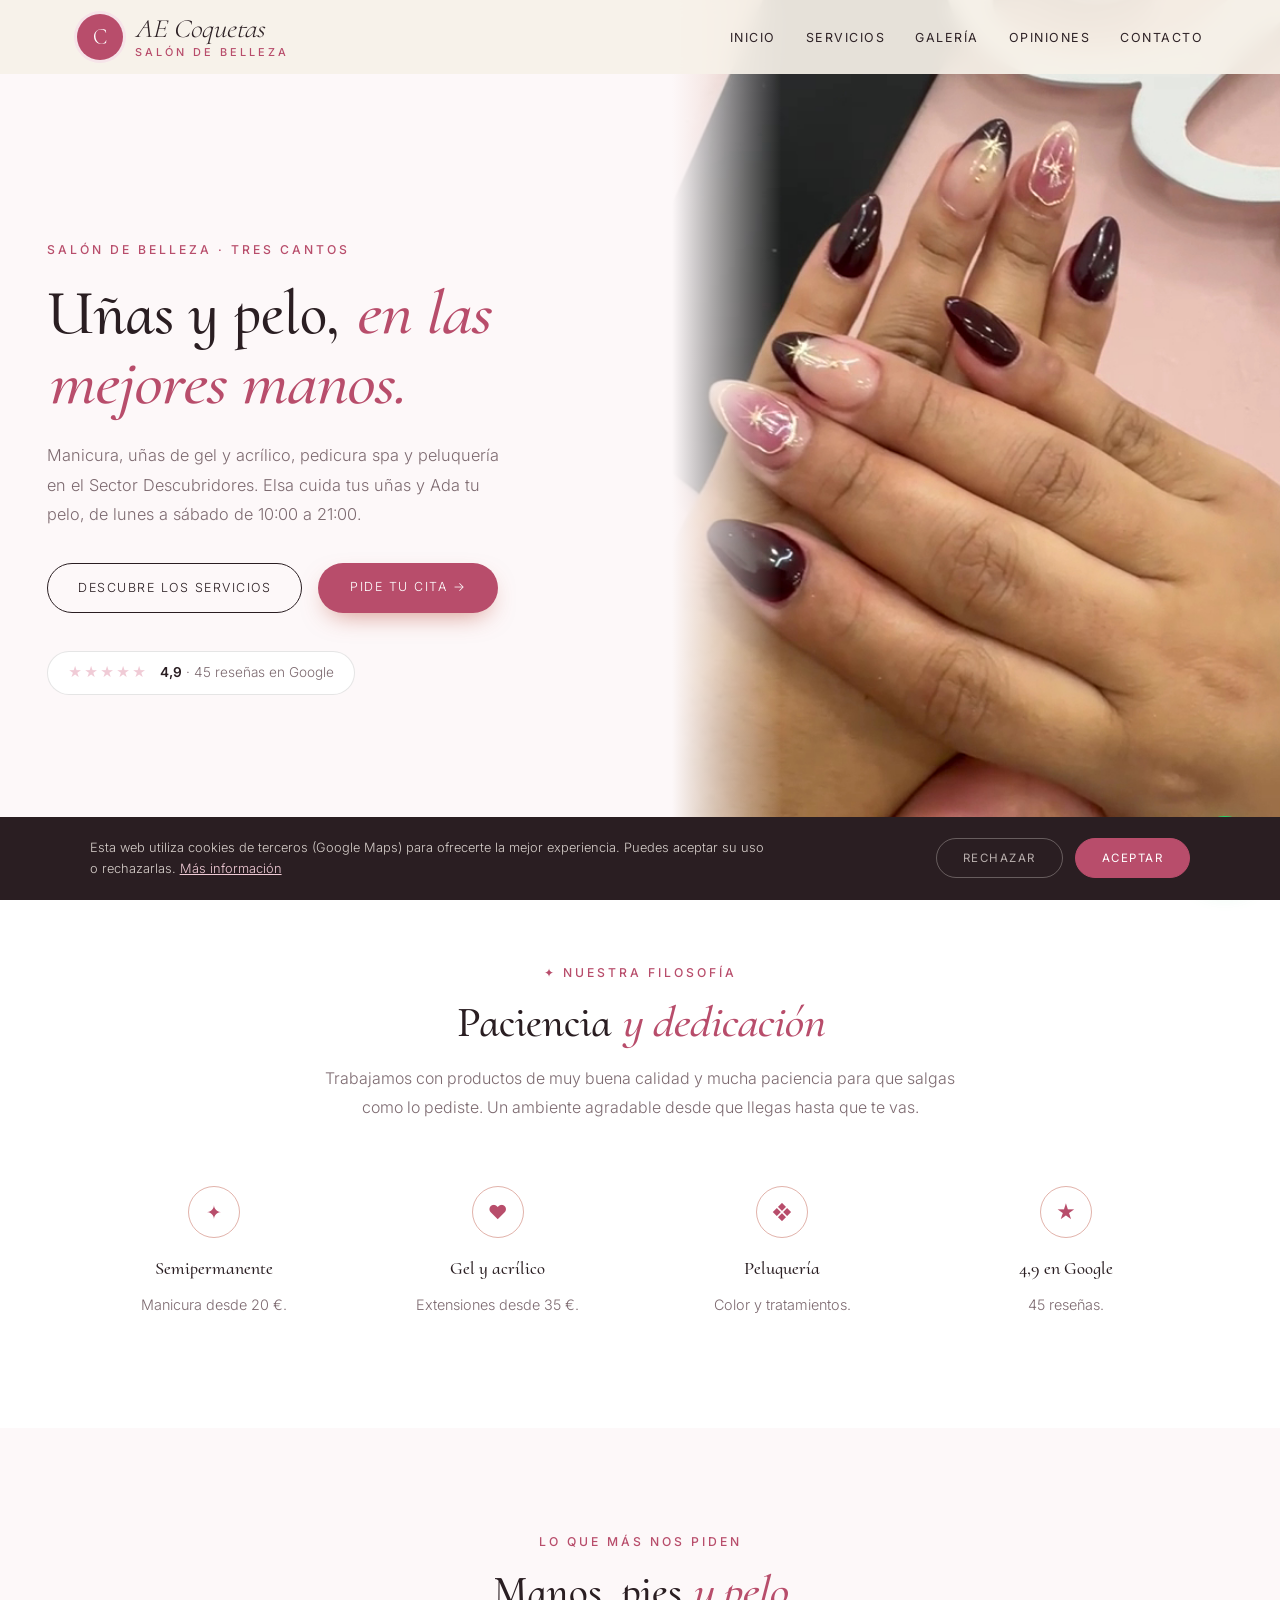
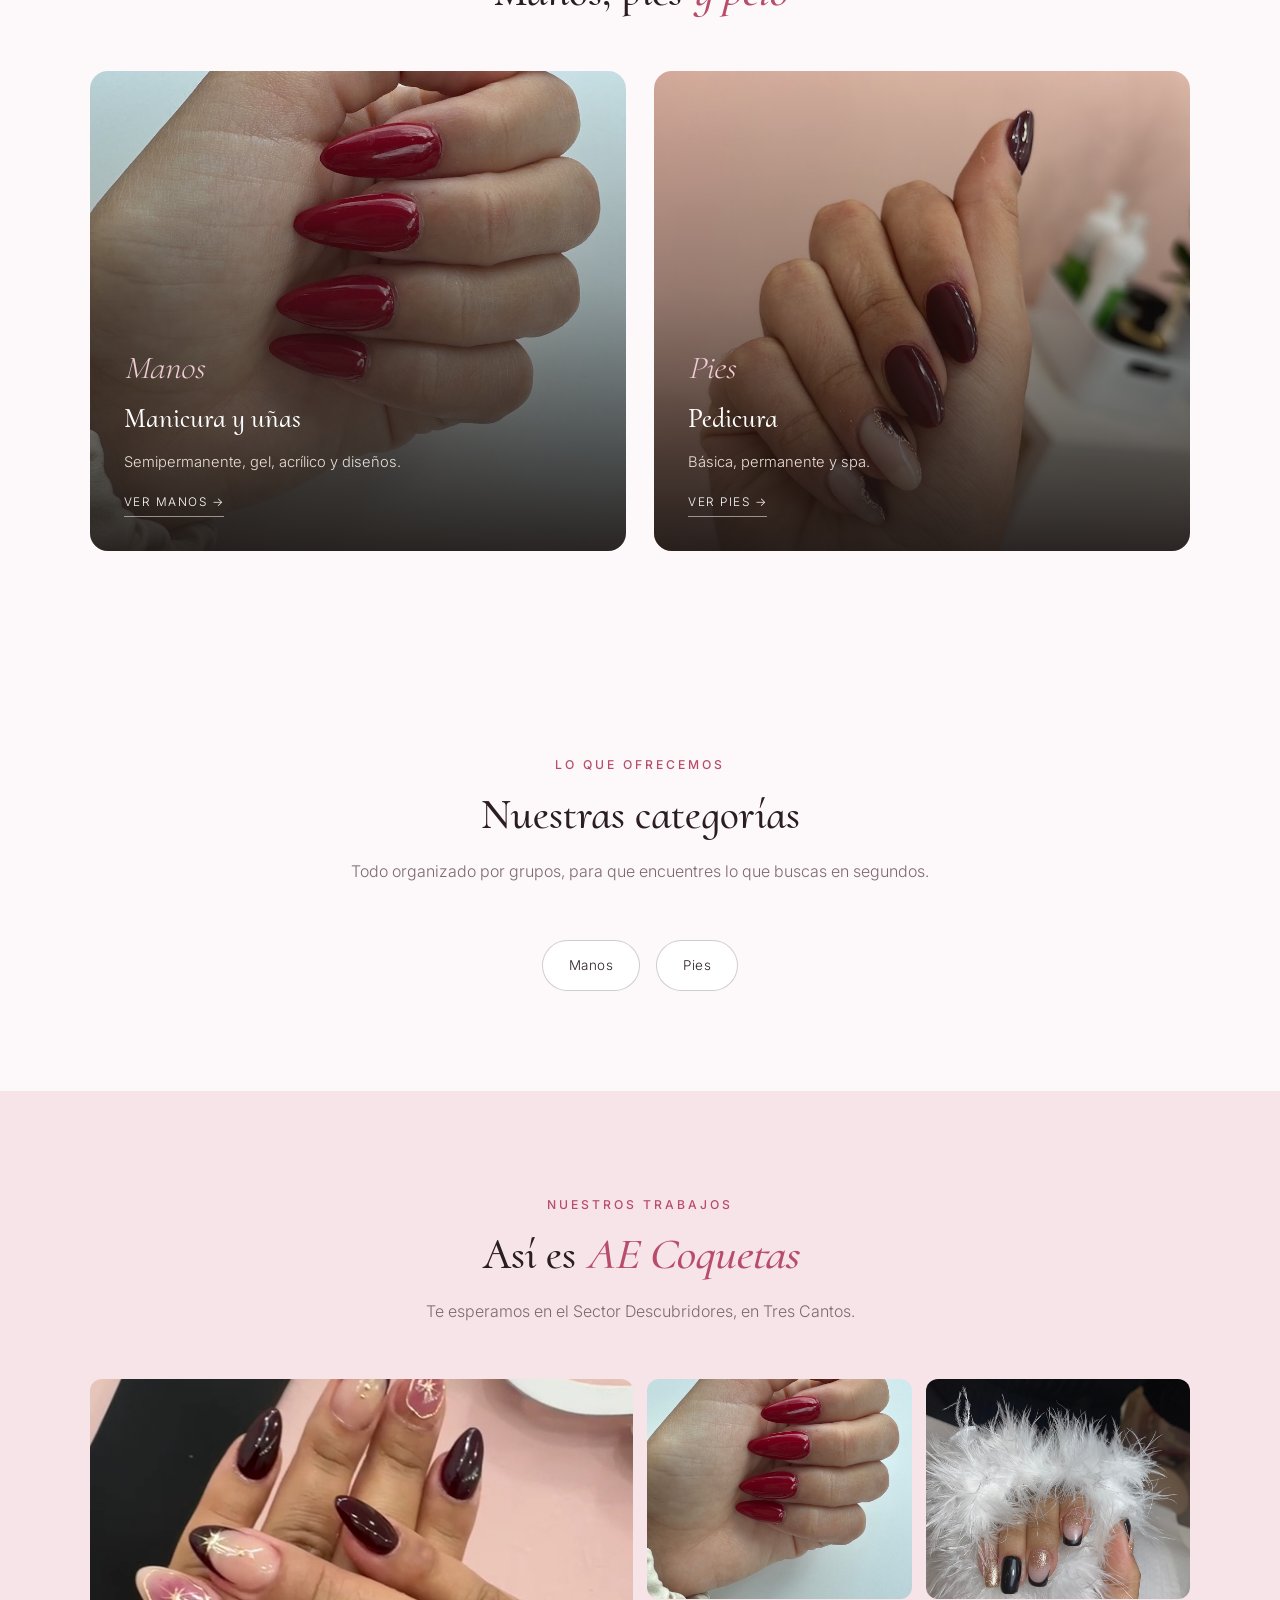
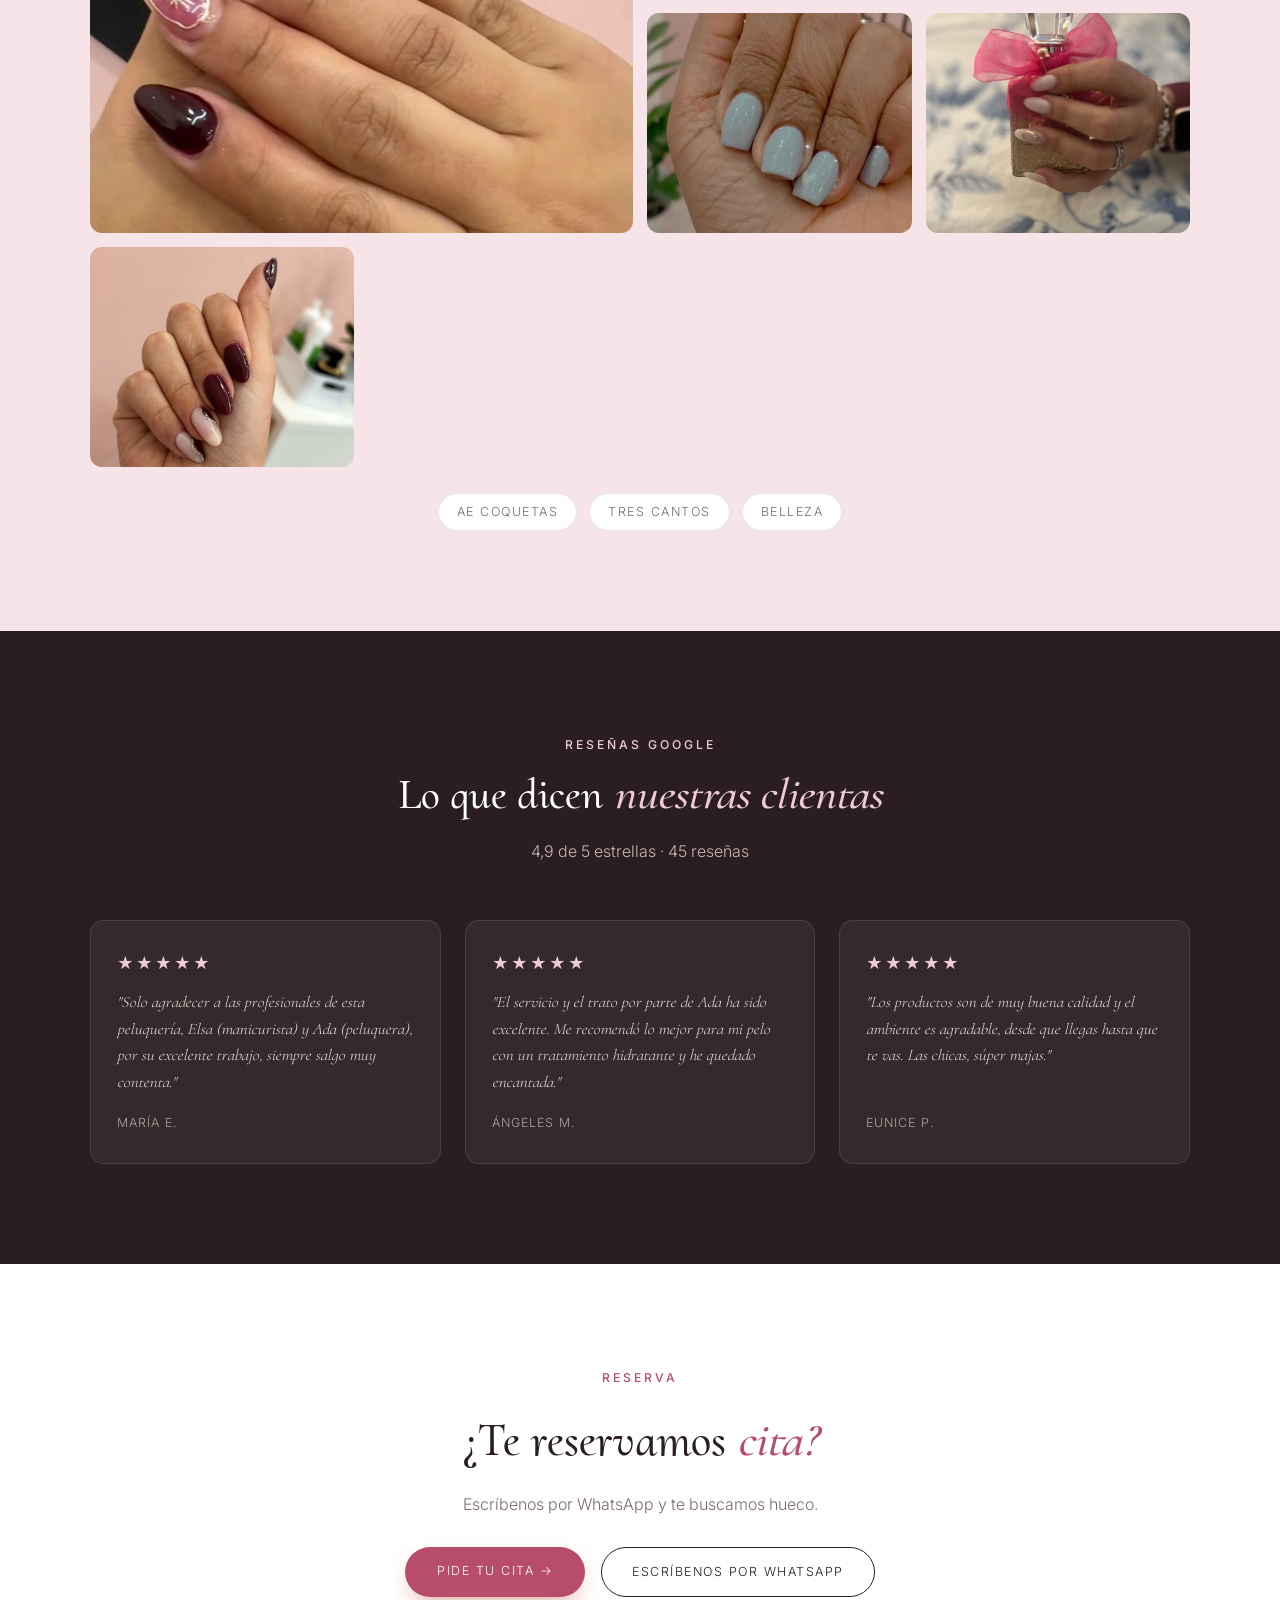
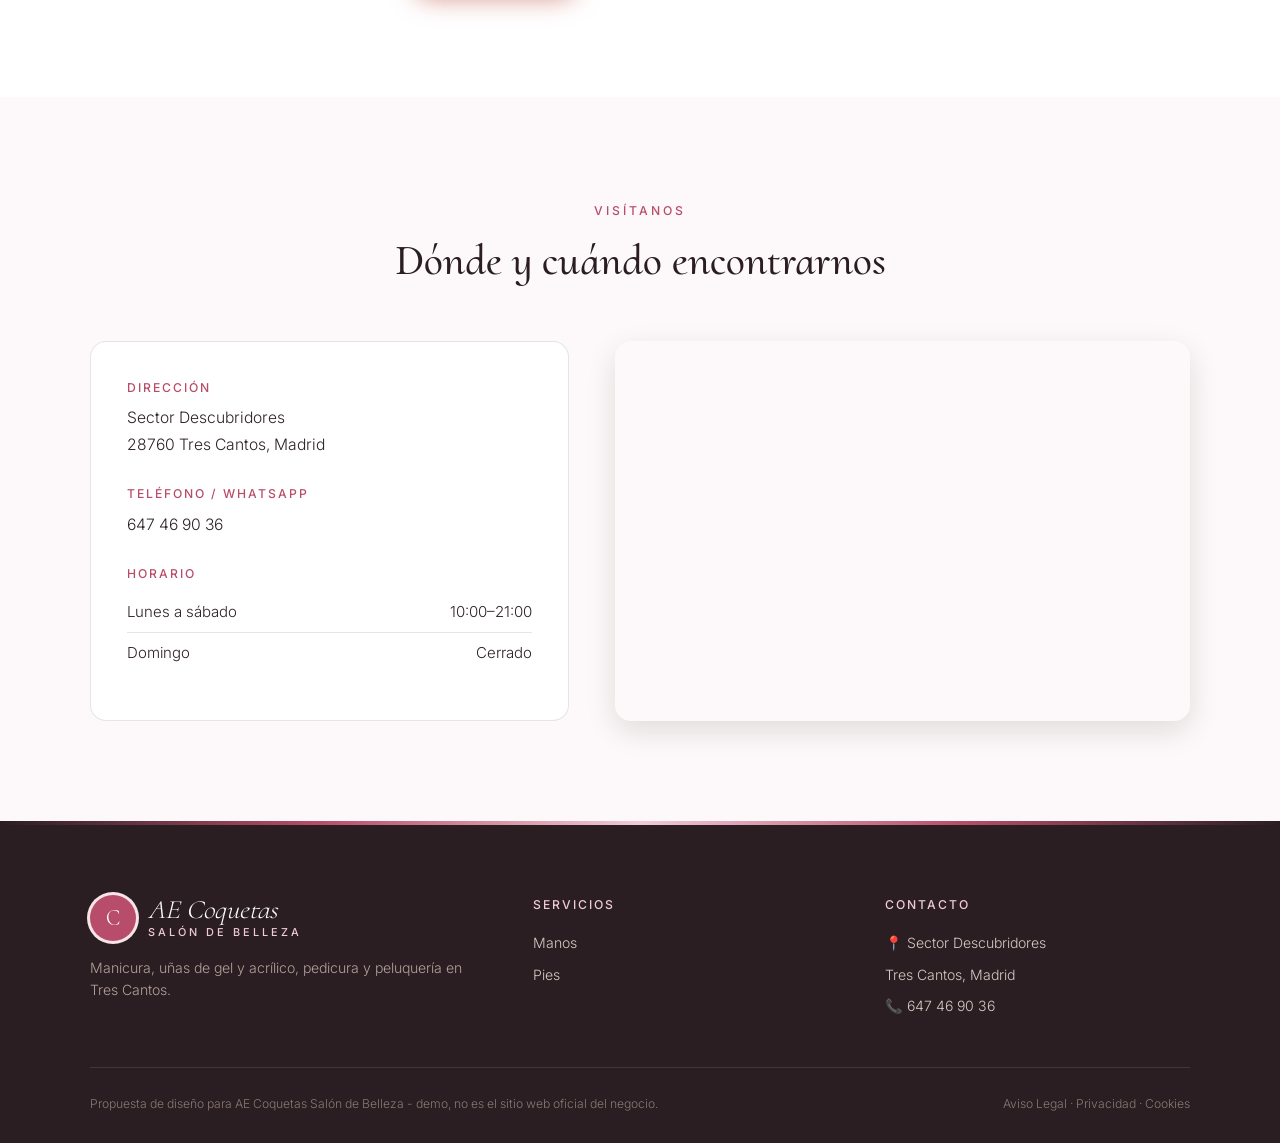
<file: index.html>
<!DOCTYPE html>
<html lang="es">
<head>
<meta charset="UTF-8">
<meta name="viewport" content="width=device-width, initial-scale=1.0">
<title>AE Coquetas Salón de Belleza — Uñas, manicura, pedicura y peluquería en Tres Cantos</title>
<meta name="description" content="AE Coquetas Salón de Belleza y Estética, en el Sector Descubridores, Tres Cantos. Manicura semipermanente 20 €, extensión de uñas 35 €, pedicura spa 30 €, peluquería y tratamientos con Ada y Elsa. 4,9★ con 45 reseñas en Google.">
<meta name="theme-color" content="#2a1e22">
<meta property="og:title" content="AE Coquetas Salón de Belleza · Tres Cantos">
<meta property="og:image" content="maps_01.jpg">

<link rel="preconnect" href="https://fonts.googleapis.com"><link rel="preconnect" href="https://fonts.gstatic.com" crossorigin><link href="https://fonts.googleapis.com/css2?family=Cormorant+Upright:wght@600&family=Inter:wght@300;400;500;600&display=swap" rel="stylesheet">
<link rel="stylesheet" href="styles.css">
</head>
<body>

<header id="header">
  <a href="index.html" class="logo" aria-label="AE Coquetas Salón de Belleza, inicio"><span class="logo-mark">C</span><span class="logo-text"><span class="script">AE Coquetas</span><small>salón de belleza</small></span></a>
  <nav id="nav" aria-label="Navegación principal"><ul><li><a href="index.html#inicio">Inicio</a></li><li><a href="servicios.html">Servicios</a></li><li><a href="index.html#galeria">Galería</a></li><li><a href="index.html#opiniones">Opiniones</a></li><li><a href="index.html#contacto">Contacto</a></li></ul></nav><button class="nav-toggle" id="navToggle" aria-label="Abrir menú">☰</button>
</header>

<section class="hero" id="inicio">
  <div class="hero-text">
    <span class="eyebrow">Salón de belleza · Tres Cantos</span>
    <h1>Uñas y pelo, <em>en las mejores manos.</em></h1>
    <p>Manicura, uñas de gel y acrílico, pedicura spa y peluquería en el Sector Descubridores. Elsa cuida tus uñas y Ada tu pelo, de lunes a sábado de 10:00 a 21:00.</p>
    <div class="hero-ctas">
      <a href="servicios.html" class="btn-outline">Descubre los servicios</a>
      <a href="https://wa.me/34647469036?text=Hola%2C%20quiero%20pedir%20cita%20en%20AE%20Coquetas" class="btn-solid" target="_blank" rel="noopener">Pide tu cita →</a>
    </div>
    <a class="hero-rating" href="https://www.google.com/maps/search/?api=1&query=AE+Coquetas+Sal%C3%B3n+De+Belleza+y+Est%C3%A9tica,+Tres+Cantos" target="_blank" rel="noopener"><span class="stars">★★★★★</span><span><strong>4,9</strong> · 45 reseñas en Google</span></a>
  </div>
  <div class="hero-img"><img src="maps_01.jpg" alt="Uñas con diseño en AE Coquetas" style="object-position:center 50%;"></div>
</section>

<section class="trust">
  <div class="section-head">
    <span class="eyebrow">✦ Nuestra filosofía</span>
    <h2>Paciencia <em>y dedicación</em></h2>
    <p>Trabajamos con productos de muy buena calidad y mucha paciencia para que salgas como lo pediste. Un ambiente agradable desde que llegas hasta que te vas.</p>
  </div>
  <div class="trust-grid">
    <div class="trust-card"><span class="trust-ic">✦</span><h3>Semipermanente</h3><p>Manicura desde 20 €.</p></div>
    <div class="trust-card"><span class="trust-ic">♥</span><h3>Gel y acrílico</h3><p>Extensiones desde 35 €.</p></div>
    <div class="trust-card"><span class="trust-ic">❖</span><h3>Peluquería</h3><p>Color y tratamientos.</p></div>
    <div class="trust-card"><span class="trust-ic">★</span><h3>4,9 en Google</h3><p>45 reseñas.</p></div>
  </div>
</section>

<section class="worlds">
  <div class="section-head">
    <span class="eyebrow">Lo que más nos piden</span>
    <h2>Manos, pies <em>y pelo</em></h2>
  </div>
  <div class="worlds-grid">
    <a href="servicios.html#manos" class="world-card"><img src="maps_05.jpg" alt="Manicura y uñas"><div class="world-text"><span class="script">Manos</span><h3>Manicura y uñas</h3><p>Semipermanente, gel, acrílico y diseños.</p><span class="world-link">Ver manos →</span></div></a>
    <a href="servicios.html#pies" class="world-card"><img src="maps_06.jpg" alt="Pedicura"><div class="world-text"><span class="script">Pies</span><h3>Pedicura</h3><p>Básica, permanente y spa.</p><span class="world-link">Ver pies →</span></div></a>
  </div>
</section>

<section>
  <div class="section-head">
    <span class="eyebrow">Lo que ofrecemos</span>
    <h2>Nuestras categorías</h2>
    <p>Todo organizado por grupos, para que encuentres lo que buscas en segundos.</p>
  </div>
  <div class="cat-pills">
    <a href="servicios.html#manos" class="cat-pill">Manos</a>
    <a href="servicios.html#pies" class="cat-pill">Pies</a>
  </div>
</section>

<section class="gallery-wrap" id="galeria">
  <div class="section-head">
    <span class="eyebrow">Nuestros trabajos</span>
    <h2>Así es <em>AE Coquetas</em></h2>
    <p>Te esperamos en el Sector Descubridores, en Tres Cantos.</p>
  </div>
  <div class="gallery">
    <figure class="big"><img src="maps_01.jpg" alt="Diseño con brillo" loading="lazy"></figure>
    <figure><img src="maps_05.jpg" alt="Rojo almendrado" loading="lazy"></figure>
    <figure><img src="maps_03.jpg" alt="Francesa negra" loading="lazy"></figure>
    <figure><img src="maps_02.jpg" alt="Azul pastel" loading="lazy"></figure>
    <figure><img src="maps_04.jpg" alt="Nude con detalle" loading="lazy"></figure>
    <figure><img src="maps_06.jpg" alt="Granate y nude" loading="lazy"></figure>
  </div>
  <div class="brands"><span>AE Coquetas</span><span>Tres Cantos</span><span>Belleza</span></div>
</section>

<section class="reviews-wrap" id="opiniones">
  <div class="section-head">
    <span class="eyebrow">Reseñas Google</span>
    <h2>Lo que dicen <em>nuestras clientas</em></h2>
    <p>4,9 de 5 estrellas · 45 reseñas</p>
  </div>
  <div class="review-grid">
    <div class="review-card"><div class="stars">★★★★★</div><p>"Solo agradecer a las profesionales de esta peluquería, Elsa (manicurista) y Ada (peluquera), por su excelente trabajo, siempre salgo muy contenta."</p><cite>María E.</cite></div>
    <div class="review-card"><div class="stars">★★★★★</div><p>"El servicio y el trato por parte de Ada ha sido excelente. Me recomendó lo mejor para mi pelo con un tratamiento hidratante y he quedado encantada."</p><cite>Ángeles M.</cite></div>
    <div class="review-card"><div class="stars">★★★★★</div><p>"Los productos son de muy buena calidad y el ambiente es agradable, desde que llegas hasta que te vas. Las chicas, súper majas."</p><cite>Eunice P.</cite></div>
  </div>
</section>

<section class="cta-section">
  <span class="eyebrow">Reserva</span>
  <h2>¿Te reservamos <em>cita?</em></h2>
  <p>Escríbenos por WhatsApp y te buscamos hueco.</p>
  <div class="cta-row">
    <a href="https://wa.me/34647469036?text=Hola%2C%20quiero%20pedir%20cita%20en%20AE%20Coquetas" class="btn-solid" target="_blank" rel="noopener">Pide tu cita →</a>
    <a href="https://wa.me/34647469036?text=Hola%2C%20quiero%20pedir%20cita%20en%20AE%20Coquetas" class="btn-outline" target="_blank" rel="noopener">Escríbenos por WhatsApp</a>
  </div>
</section>

<section class="contact-section" id="contacto">
  <div class="section-head">
    <span class="eyebrow">Visítanos</span>
    <h2>Dónde y cuándo encontrarnos</h2>
  </div>
  <div class="contact-grid">
    <div class="contact-info">
      <div class="contact-block"><h3>Dirección</h3><p>Sector Descubridores<br>28760 Tres Cantos, Madrid</p></div>
      <div class="contact-block"><h3>Teléfono / WhatsApp</h3><p><a href="tel:+34647469036">647 46 90 36</a></p></div>
      <div class="contact-block"><h3>Horario</h3><ul class="hours-list"><li><span>Lunes a sábado</span><span>10:00–21:00</span></li><li><span>Domingo</span><span>Cerrado</span></li></ul></div>
      
    </div>
    <div class="contact-map">
      <iframe title="Mapa de AE Coquetas Salón de Belleza" src="https://www.google.com/maps?q=AE+Coquetas+Sal%C3%B3n+De+Belleza+y+Est%C3%A9tica,+Tres+Cantos&output=embed" width="100%" height="100%" style="border:0;" allowfullscreen="" loading="lazy" referrerpolicy="no-referrer-when-downgrade"></iframe>
    </div>
  </div>
</section>

<footer>
  <div class="footer-grid">
    <div class="footer-brand">
      <a href="index.html" class="logo light"><span class="logo-mark">C</span><span class="logo-text"><span class="script">AE Coquetas</span><small>salón de belleza</small></span></a>
      <p>Manicura, uñas de gel y acrílico, pedicura y peluquería en Tres Cantos.</p>
    </div>
    <div><h4>Servicios</h4><ul><li><a href="servicios.html#manos">Manos</a></li><li><a href="servicios.html#pies">Pies</a></li></ul></div>
    <div><h4>Contacto</h4><ul><li>📍 Sector Descubridores</li><li>Tres Cantos, Madrid</li><li>📞 <a href="tel:+34647469036">647 46 90 36</a></li></ul></div>
  </div>
  <div class="footer-bottom">
    <span>Propuesta de diseño para AE Coquetas Salón de Belleza - demo, no es el sitio web oficial del negocio.</span>
    <span><a href="aviso-legal.html">Aviso Legal</a> &middot; <a href="politica-privacidad.html">Privacidad</a> &middot; <a href="politica-cookies.html">Cookies</a></span>
  </div>
</footer>

<div id="cookie-banner" class="cookie-banner"><p>Esta web utiliza cookies de terceros (Google Maps) para ofrecerte la mejor experiencia. Puedes aceptar su uso o rechazarlas. <a href="politica-cookies.html">Más información</a></p><div class="cookie-actions"><button onclick="setCookieChoice('rejected')" class="ck-reject">Rechazar</button><button onclick="setCookieChoice('accepted')" class="ck-accept">Aceptar</button></div></div>
<div class="social-fabs"><a class="wa-fab" href="https://wa.me/34647469036?text=Hola%2C%20quiero%20pedir%20cita%20en%20AE%20Coquetas" target="_blank" rel="noopener" aria-label="Escribir por WhatsApp"><svg width="28" height="28" viewBox="0 0 24 24" fill="white"><path d="M17.5 14.4c-.3-.1-1.8-.9-2-1s-.5-.1-.7.1-.8 1-.9 1.2-.3.2-.6.1a8.2 8.2 0 0 1-2.4-1.5 9 9 0 0 1-1.7-2.1c-.2-.3 0-.5.1-.6l.4-.5.3-.5v-.5l-.9-2.2c-.2-.6-.5-.5-.7-.5h-.6a1.1 1.1 0 0 0-.8.4 3.4 3.4 0 0 0-1 2.5 5.9 5.9 0 0 0 1.2 3.1 13.5 13.5 0 0 0 5.2 4.6c2.6 1 2.6.7 3.1.6a2.6 2.6 0 0 0 1.7-1.2 2.1 2.1 0 0 0 .2-1.2c-.1-.1-.3-.2-.6-.3ZM12 21.8a9.8 9.8 0 0 1-5-1.4l-.4-.2-3.7 1 1-3.6-.2-.4A9.8 9.8 0 1 1 12 21.8Zm8.4-18.3A11.8 11.8 0 0 0 1.8 17.7L.2 23.8l6.3-1.6a11.8 11.8 0 0 0 5.6 1.4A11.8 11.8 0 0 0 20.4 3.5Z"/></svg></a></div>
<script src="main.js"></script>
</body>
</html>
</file>
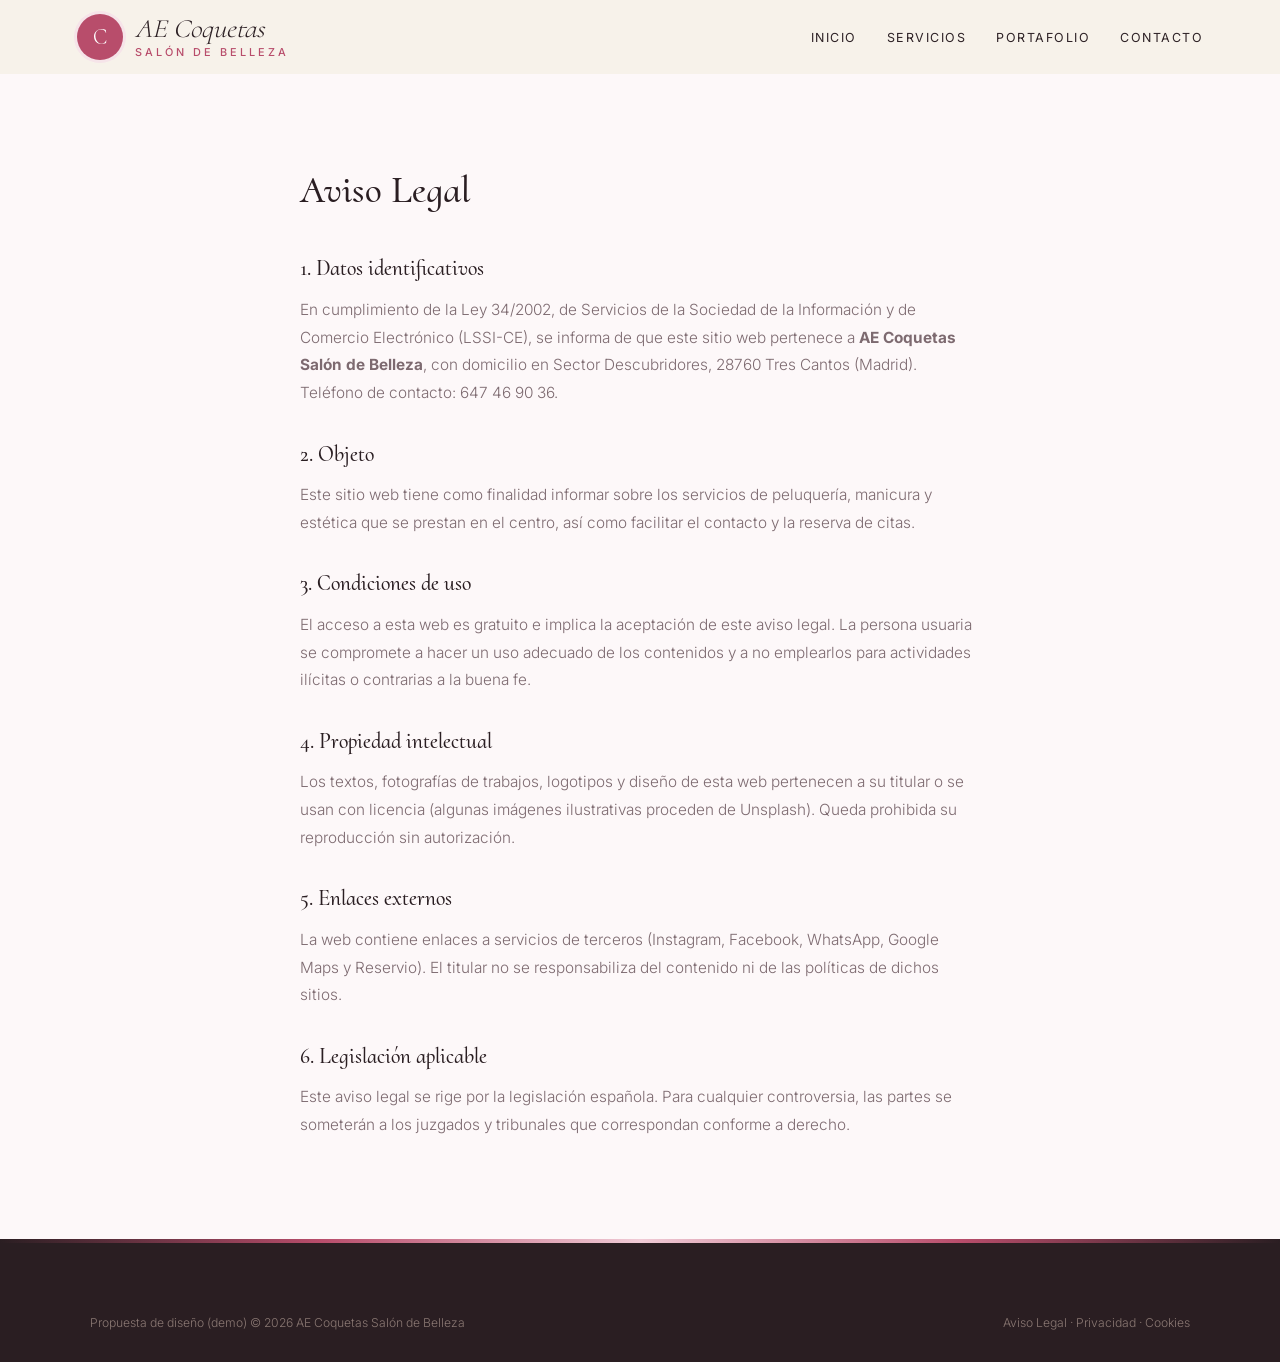
<file: aviso-legal.html>
<!DOCTYPE html>
<html lang="es">
<head>
<meta charset="UTF-8">
<meta name="viewport" content="width=device-width, initial-scale=1.0">
<title>Aviso Legal — AE Coquetas Salón de Belleza</title>
<meta name="robots" content="noindex">

<link rel="preconnect" href="https://fonts.googleapis.com">
<link href="https://fonts.googleapis.com/css2?family=Cormorant+Upright:wght@600&family=Inter:wght@300;400;500;600&display=swap" rel="stylesheet">
<link rel="stylesheet" href="styles.css">
</head>
<body>
<header id="header" class="scrolled">
  <a href="index.html" class="logo" aria-label="AE Coquetas Salón de Belleza, inicio">
    <span class="logo-mark">C</span>
    <span class="logo-text"><span class="script">AE Coquetas</span><small>salón de belleza</small></span>
  </a>
  <nav id="nav" aria-label="Navegación principal">
    <ul>
      <li><a href="index.html#inicio">Inicio</a></li>
      <li><a href="servicios.html">Servicios</a></li>
      <li><a href="portafolio.html">Portafolio</a></li>
      <li><a href="index.html#contacto">Contacto</a></li>
    </ul>
  </nav>
  <button class="nav-toggle" id="navToggle" aria-label="Abrir menú">☰</button>
</header>
<main class="legal"><h1>Aviso Legal</h1>
<h2>1. Datos identificativos</h2>
<p>En cumplimiento de la Ley 34/2002, de Servicios de la Sociedad de la Información y de Comercio Electrónico (LSSI-CE), se informa de que este sitio web pertenece a <strong>AE Coquetas Salón de Belleza</strong>, con domicilio en Sector Descubridores, 28760 Tres Cantos (Madrid). Teléfono de contacto: 647 46 90 36.</p>
<h2>2. Objeto</h2>
<p>Este sitio web tiene como finalidad informar sobre los servicios de peluquería, manicura y estética que se prestan en el centro, así como facilitar el contacto y la reserva de citas.</p>
<h2>3. Condiciones de uso</h2>
<p>El acceso a esta web es gratuito e implica la aceptación de este aviso legal. La persona usuaria se compromete a hacer un uso adecuado de los contenidos y a no emplearlos para actividades ilícitas o contrarias a la buena fe.</p>
<h2>4. Propiedad intelectual</h2>
<p>Los textos, fotografías de trabajos, logotipos y diseño de esta web pertenecen a su titular o se usan con licencia (algunas imágenes ilustrativas proceden de Unsplash). Queda prohibida su reproducción sin autorización.</p>
<h2>5. Enlaces externos</h2>
<p>La web contiene enlaces a servicios de terceros (Instagram, Facebook, WhatsApp, Google Maps y Reservio). El titular no se responsabiliza del contenido ni de las políticas de dichos sitios.</p>
<h2>6. Legislación aplicable</h2>
<p>Este aviso legal se rige por la legislación española. Para cualquier controversia, las partes se someterán a los juzgados y tribunales que correspondan conforme a derecho.</p></main>
<footer>
  <div class="footer-bottom" style="margin-top:0">
    <span>Propuesta de diseño (demo) © 2026 AE Coquetas Salón de Belleza</span>
    <span><a href="aviso-legal.html">Aviso Legal</a> &middot; <a href="politica-privacidad.html">Privacidad</a> &middot; <a href="politica-cookies.html">Cookies</a></span>
  </div>
</footer>
<script src="main.js"></script>
</body>
</html>
</file>
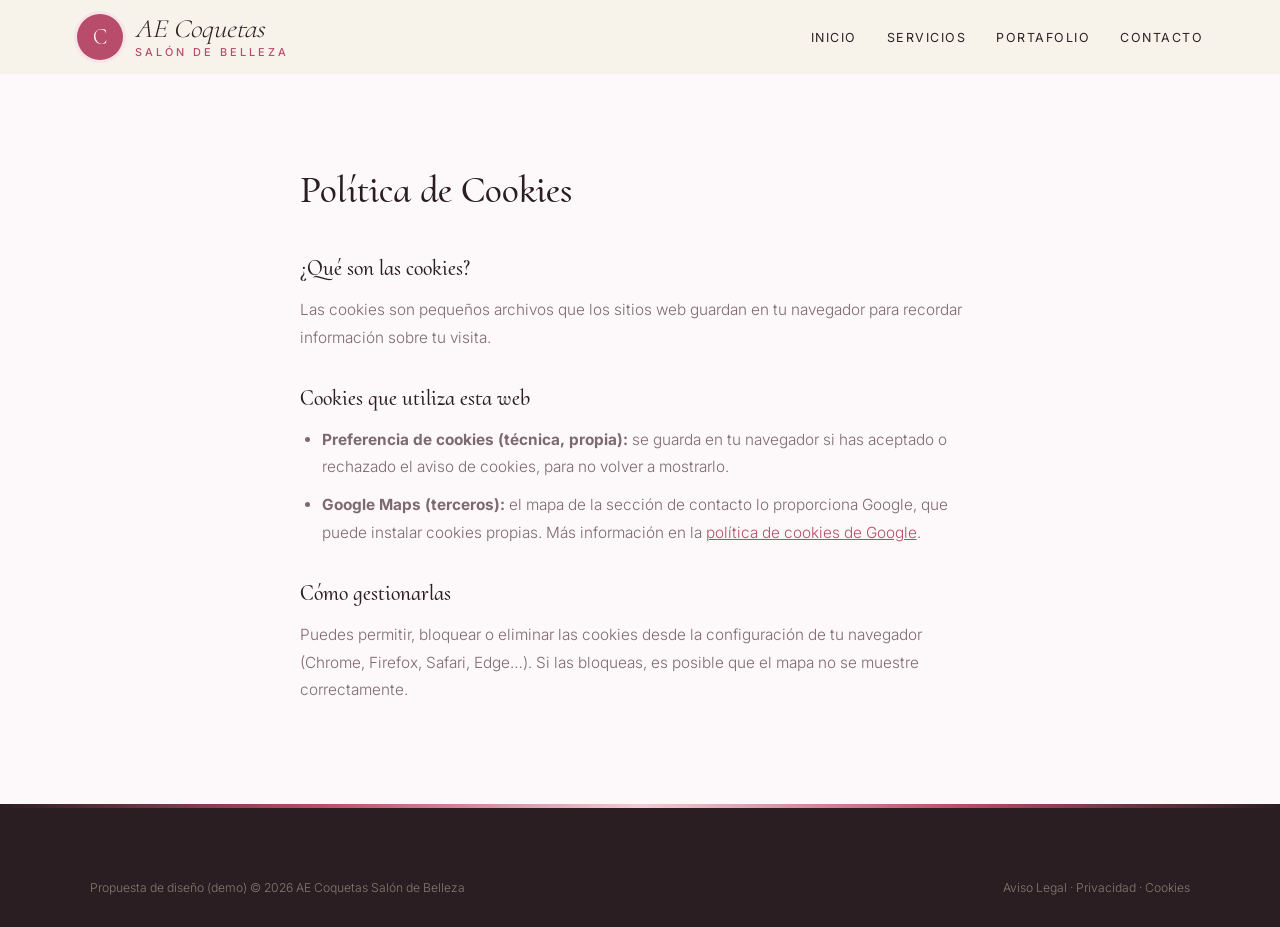
<file: politica-cookies.html>
<!DOCTYPE html>
<html lang="es">
<head>
<meta charset="UTF-8">
<meta name="viewport" content="width=device-width, initial-scale=1.0">
<title>Política de Cookies — AE Coquetas Salón de Belleza</title>
<meta name="robots" content="noindex">

<link rel="preconnect" href="https://fonts.googleapis.com">
<link href="https://fonts.googleapis.com/css2?family=Cormorant+Upright:wght@600&family=Inter:wght@300;400;500;600&display=swap" rel="stylesheet">
<link rel="stylesheet" href="styles.css">
</head>
<body>
<header id="header" class="scrolled">
  <a href="index.html" class="logo" aria-label="AE Coquetas Salón de Belleza, inicio">
    <span class="logo-mark">C</span>
    <span class="logo-text"><span class="script">AE Coquetas</span><small>salón de belleza</small></span>
  </a>
  <nav id="nav" aria-label="Navegación principal">
    <ul>
      <li><a href="index.html#inicio">Inicio</a></li>
      <li><a href="servicios.html">Servicios</a></li>
      <li><a href="portafolio.html">Portafolio</a></li>
      <li><a href="index.html#contacto">Contacto</a></li>
    </ul>
  </nav>
  <button class="nav-toggle" id="navToggle" aria-label="Abrir menú">☰</button>
</header>
<main class="legal"><h1>Política de Cookies</h1>
<h2>¿Qué son las cookies?</h2>
<p>Las cookies son pequeños archivos que los sitios web guardan en tu navegador para recordar información sobre tu visita.</p>
<h2>Cookies que utiliza esta web</h2>
<ul>
<li><strong>Preferencia de cookies (técnica, propia):</strong> se guarda en tu navegador si has aceptado o rechazado el aviso de cookies, para no volver a mostrarlo.</li>
<li><strong>Google Maps (terceros):</strong> el mapa de la sección de contacto lo proporciona Google, que puede instalar cookies propias. Más información en la <a href="https://policies.google.com/technologies/cookies" target="_blank" rel="noopener">política de cookies de Google</a>.</li>
</ul>
<h2>Cómo gestionarlas</h2>
<p>Puedes permitir, bloquear o eliminar las cookies desde la configuración de tu navegador (Chrome, Firefox, Safari, Edge…). Si las bloqueas, es posible que el mapa no se muestre correctamente.</p></main>
<footer>
  <div class="footer-bottom" style="margin-top:0">
    <span>Propuesta de diseño (demo) © 2026 AE Coquetas Salón de Belleza</span>
    <span><a href="aviso-legal.html">Aviso Legal</a> &middot; <a href="politica-privacidad.html">Privacidad</a> &middot; <a href="politica-cookies.html">Cookies</a></span>
  </div>
</footer>
<script src="main.js"></script>
</body>
</html>
</file>
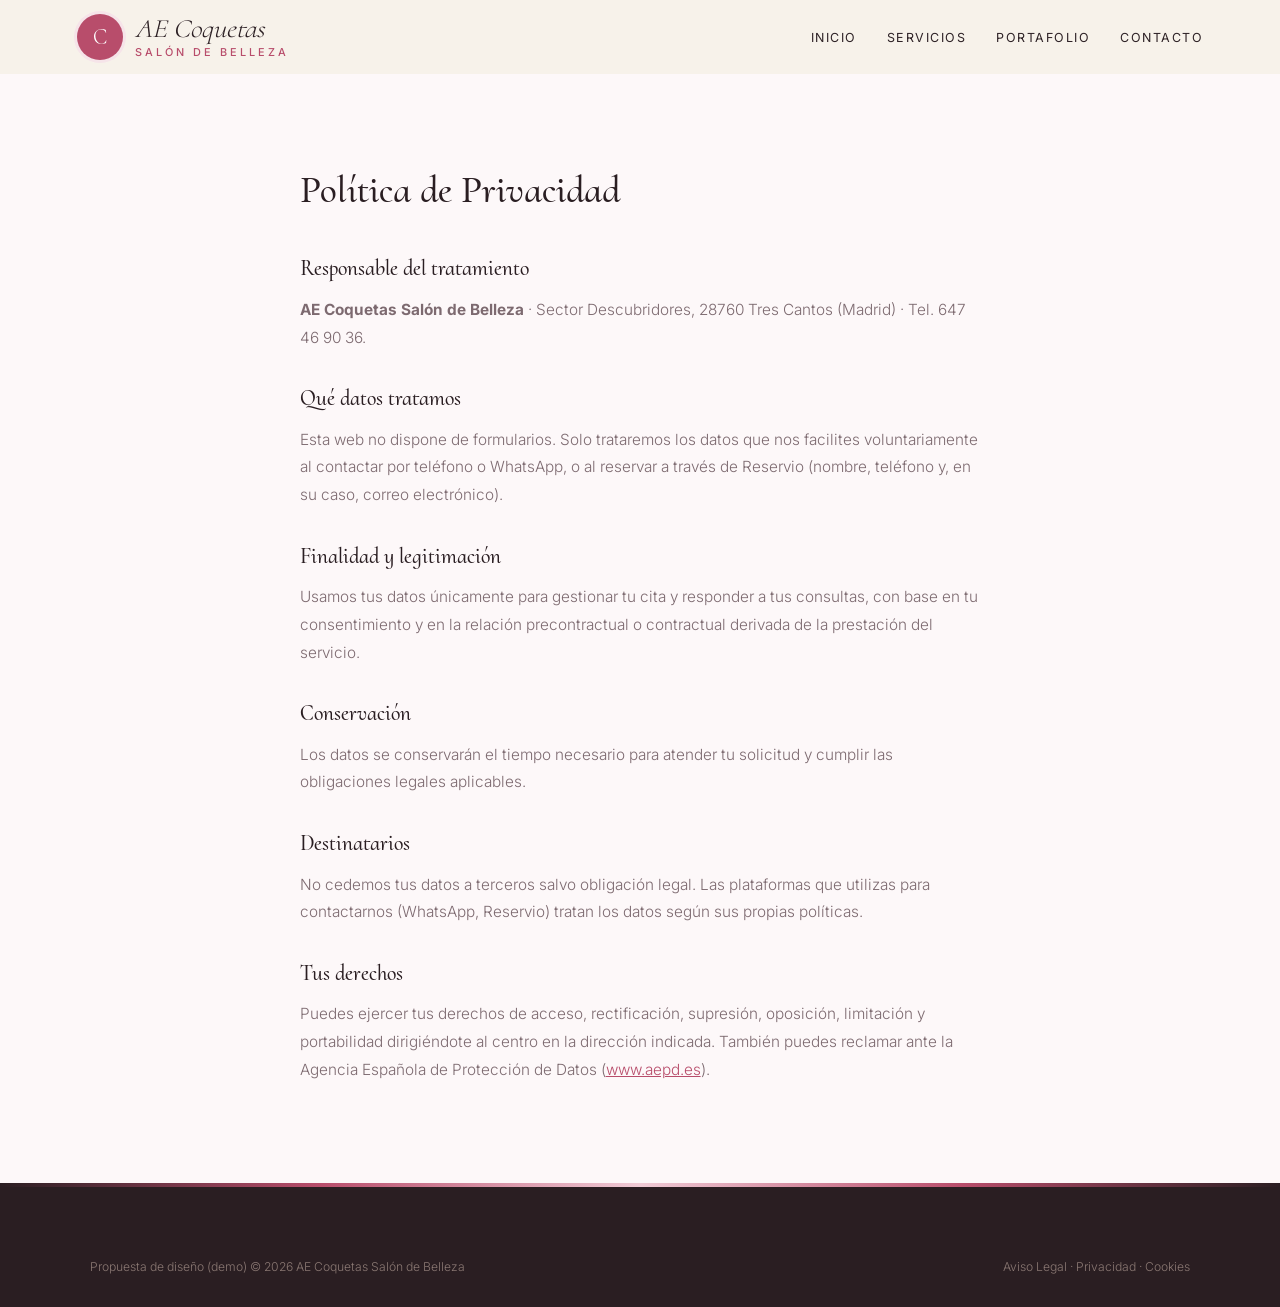
<file: politica-privacidad.html>
<!DOCTYPE html>
<html lang="es">
<head>
<meta charset="UTF-8">
<meta name="viewport" content="width=device-width, initial-scale=1.0">
<title>Política de Privacidad — AE Coquetas Salón de Belleza</title>
<meta name="robots" content="noindex">

<link rel="preconnect" href="https://fonts.googleapis.com">
<link href="https://fonts.googleapis.com/css2?family=Cormorant+Upright:wght@600&family=Inter:wght@300;400;500;600&display=swap" rel="stylesheet">
<link rel="stylesheet" href="styles.css">
</head>
<body>
<header id="header" class="scrolled">
  <a href="index.html" class="logo" aria-label="AE Coquetas Salón de Belleza, inicio">
    <span class="logo-mark">C</span>
    <span class="logo-text"><span class="script">AE Coquetas</span><small>salón de belleza</small></span>
  </a>
  <nav id="nav" aria-label="Navegación principal">
    <ul>
      <li><a href="index.html#inicio">Inicio</a></li>
      <li><a href="servicios.html">Servicios</a></li>
      <li><a href="portafolio.html">Portafolio</a></li>
      <li><a href="index.html#contacto">Contacto</a></li>
    </ul>
  </nav>
  <button class="nav-toggle" id="navToggle" aria-label="Abrir menú">☰</button>
</header>
<main class="legal"><h1>Política de Privacidad</h1>
<h2>Responsable del tratamiento</h2>
<p><strong>AE Coquetas Salón de Belleza</strong> · Sector Descubridores, 28760 Tres Cantos (Madrid) · Tel. 647 46 90 36.</p>
<h2>Qué datos tratamos</h2>
<p>Esta web no dispone de formularios. Solo trataremos los datos que nos facilites voluntariamente al contactar por teléfono o WhatsApp, o al reservar a través de Reservio (nombre, teléfono y, en su caso, correo electrónico).</p>
<h2>Finalidad y legitimación</h2>
<p>Usamos tus datos únicamente para gestionar tu cita y responder a tus consultas, con base en tu consentimiento y en la relación precontractual o contractual derivada de la prestación del servicio.</p>
<h2>Conservación</h2>
<p>Los datos se conservarán el tiempo necesario para atender tu solicitud y cumplir las obligaciones legales aplicables.</p>
<h2>Destinatarios</h2>
<p>No cedemos tus datos a terceros salvo obligación legal. Las plataformas que utilizas para contactarnos (WhatsApp, Reservio) tratan los datos según sus propias políticas.</p>
<h2>Tus derechos</h2>
<p>Puedes ejercer tus derechos de acceso, rectificación, supresión, oposición, limitación y portabilidad dirigiéndote al centro en la dirección indicada. También puedes reclamar ante la Agencia Española de Protección de Datos (<a href="https://www.aepd.es" target="_blank" rel="noopener">www.aepd.es</a>).</p></main>
<footer>
  <div class="footer-bottom" style="margin-top:0">
    <span>Propuesta de diseño (demo) © 2026 AE Coquetas Salón de Belleza</span>
    <span><a href="aviso-legal.html">Aviso Legal</a> &middot; <a href="politica-privacidad.html">Privacidad</a> &middot; <a href="politica-cookies.html">Cookies</a></span>
  </div>
</footer>
<script src="main.js"></script>
</body>
</html>
</file>
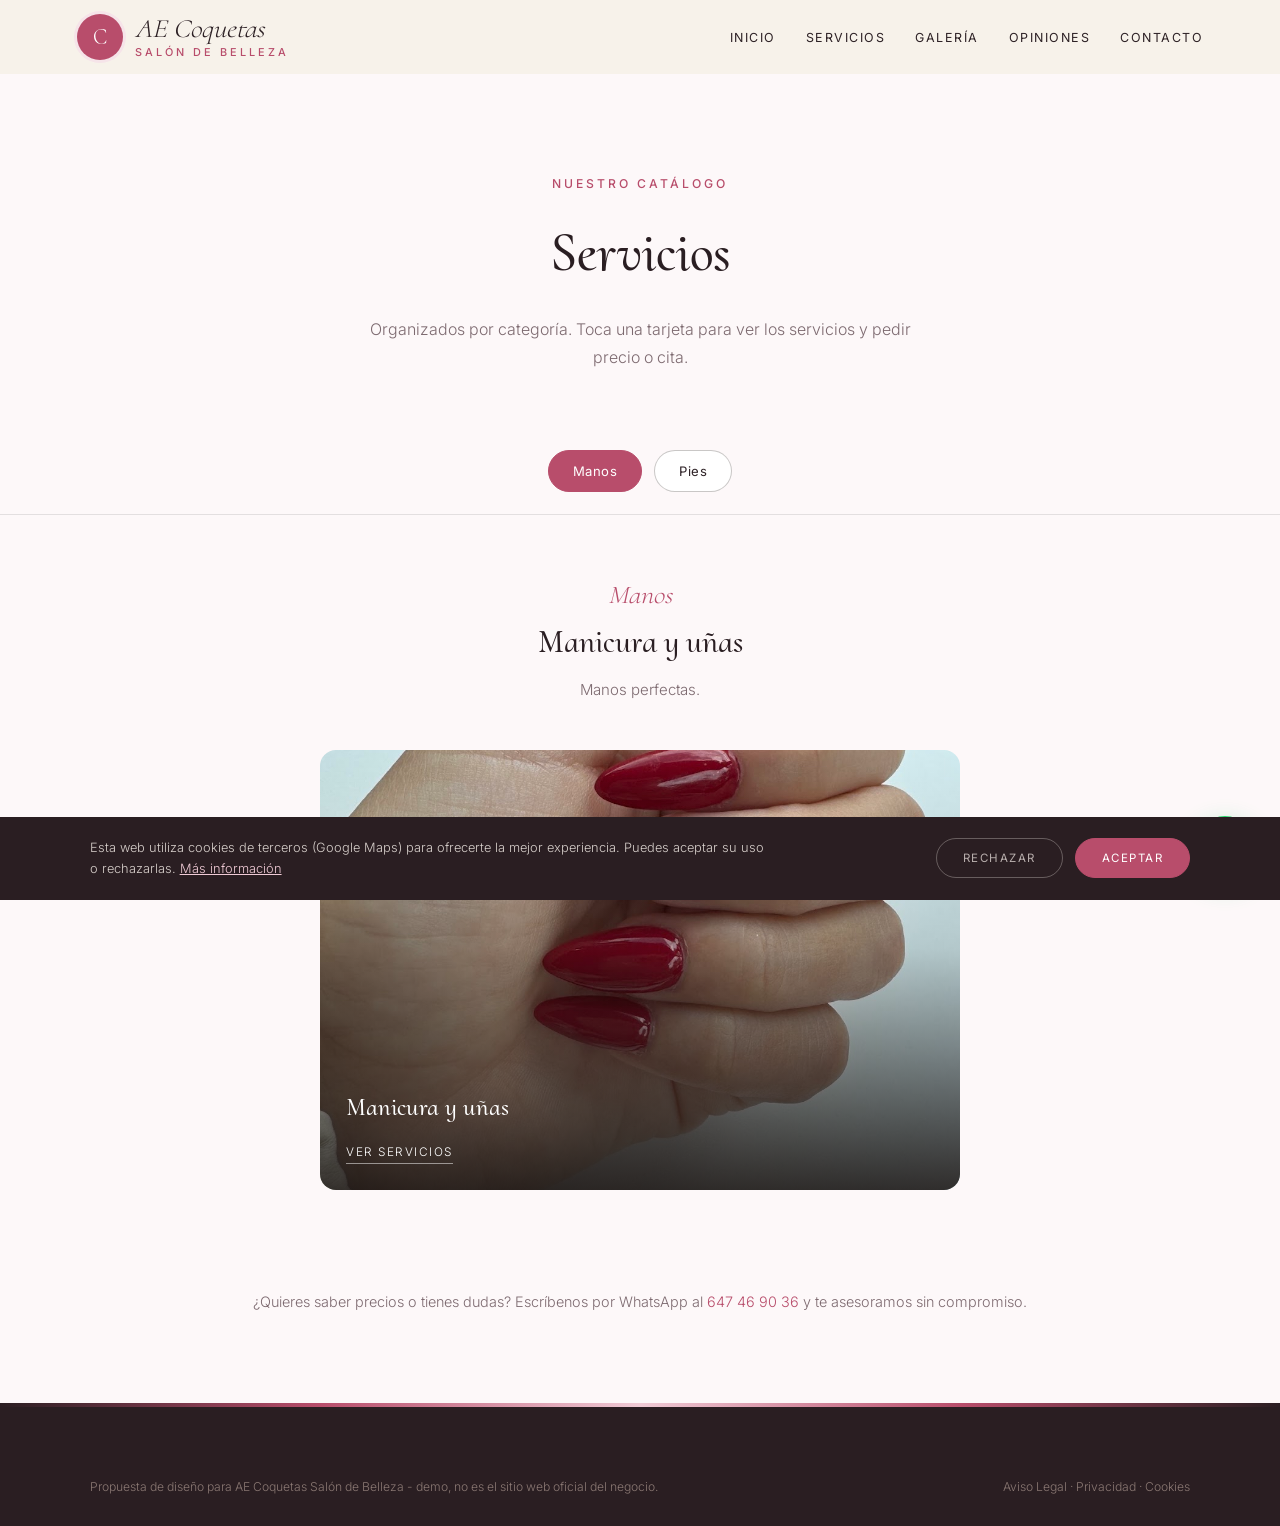
<file: servicios.html>
<!DOCTYPE html>
<html lang="es">
<head>
<meta charset="UTF-8">
<meta name="viewport" content="width=device-width, initial-scale=1.0">
<title>Servicios — AE Coquetas Salón de Belleza · Tres Cantos</title>
<meta name="description" content="Servicios de AE Coquetas Salón de Belleza en Tres Cantos.">

<link rel="preconnect" href="https://fonts.googleapis.com"><link rel="preconnect" href="https://fonts.gstatic.com" crossorigin><link href="https://fonts.googleapis.com/css2?family=Cormorant+Upright:wght@600&family=Inter:wght@300;400;500;600&display=swap" rel="stylesheet">
<link rel="stylesheet" href="styles.css">
</head>
<body>

<header id="header" class="scrolled">
  <a href="index.html" class="logo" aria-label="AE Coquetas Salón de Belleza, inicio"><span class="logo-mark">C</span><span class="logo-text"><span class="script">AE Coquetas</span><small>salón de belleza</small></span></a>
  <nav id="nav" aria-label="Navegación principal"><ul><li><a href="index.html#inicio">Inicio</a></li><li><a href="servicios.html">Servicios</a></li><li><a href="index.html#galeria">Galería</a></li><li><a href="index.html#opiniones">Opiniones</a></li><li><a href="index.html#contacto">Contacto</a></li></ul></nav><button class="nav-toggle" id="navToggle" aria-label="Abrir menú">☰</button>
</header>

<div class="page-hero">
  <span class="eyebrow">Nuestro catálogo</span>
  <h1>Servicios</h1>
  <p>Organizados por categoría. Toca una tarjeta para ver los servicios y pedir precio o cita.</p>
</div>

<div class="tabs">
  <button class="tab-btn active" data-tab="manos">Manos</button>
  <button class="tab-btn" data-tab="pies">Pies</button>
  
</div>

<div class="tab-panel active" id="manos">
  <div class="tab-intro"><span class="script">Manos</span><h2>Manicura y uñas</h2><p>Manos perfectas.</p></div>
  <div class="cat-grid single">
    <div class="cat-card" onclick="openModal('manos')"><img src="maps_05.jpg" alt="Manicura y uñas" loading="lazy"><div class="cat-card-text"><h3>Manicura y uñas</h3><span>Ver servicios</span></div></div>
  </div>
</div>

<div class="tab-panel" id="pies">
  <div class="tab-intro"><span class="script">Pies</span><h2>Pedicura</h2><p>Pies cuidados.</p></div>
  <div class="cat-grid single">
    <div class="cat-card" onclick="openModal('pies')"><img src="maps_06.jpg" alt="Pedicura" loading="lazy"><div class="cat-card-text"><h3>Pedicura</h3><span>Ver servicios</span></div></div>
  </div>
</div>


<p class="services-note">¿Quieres saber precios o tienes dudas? Escríbenos por WhatsApp al <a href="https://wa.me/34647469036" target="_blank" rel="noopener" style="color:var(--red)">647 46 90 36</a> y te asesoramos sin compromiso.</p>

<div class="modal-overlay" id="modal-manos"><div class="modal">
  <button class="modal-close" onclick="closeModal('manos')" aria-label="Cerrar">×</button>
  <h3>Manicura y uñas</h3><p class="modal-sub">Manos</p>
  <div class="svc-row"><div><div class="svc-name">M</div><span class="svc-desc">a</span></div><div class="svc-price">Consultar</div></div>
  <div class="svc-row"><div><div class="svc-name">M</div><span class="svc-desc">a</span></div><div class="svc-price">Consultar</div></div>
  <div class="svc-row"><div><div class="svc-name">C</div><span class="svc-desc">a</span></div><div class="svc-price">Consultar</div></div>
  <div class="svc-row"><div><div class="svc-name">E</div><span class="svc-desc">x</span></div><div class="svc-price">Consultar</div></div>
  <div class="svc-row"><div><div class="svc-name">M</div><span class="svc-desc">a</span></div><div class="svc-price">Consultar</div></div>
  <div class="svc-row"><div><div class="svc-name">U</div><span class="svc-desc">ñ</span></div><div class="svc-price">Consultar</div></div>
  <div class="svc-row"><div><div class="svc-name">F</div><span class="svc-desc">r</span></div><div class="svc-price">Consultar</div></div>
  <a class="modal-cta alt" href="https://wa.me/34647469036?text=Hola%2C%20quiero%20informaci%C3%B3n%20sobre%20manicura%20y%20u%C3%B1as" target="_blank" rel="noopener">Pedir cita por WhatsApp</a>
</div></div>

<div class="modal-overlay" id="modal-pies"><div class="modal">
  <button class="modal-close" onclick="closeModal('pies')" aria-label="Cerrar">×</button>
  <h3>Pedicura</h3><p class="modal-sub">Pies</p>
  <div class="svc-row"><div><div class="svc-name">P</div><span class="svc-desc">e</span></div><div class="svc-price">Consultar</div></div>
  <div class="svc-row"><div><div class="svc-name">P</div><span class="svc-desc">e</span></div><div class="svc-price">Consultar</div></div>
  <div class="svc-row"><div><div class="svc-name">P</div><span class="svc-desc">e</span></div><div class="svc-price">Consultar</div></div>
  <div class="svc-row"><div><div class="svc-name">P</div><span class="svc-desc">e</span></div><div class="svc-price">Consultar</div></div>
  <div class="svc-row"><div><div class="svc-name">P</div><span class="svc-desc">e</span></div><div class="svc-price">Consultar</div></div>
  <a class="modal-cta alt" href="https://wa.me/34647469036?text=Hola%2C%20quiero%20informaci%C3%B3n%20sobre%20pedicura" target="_blank" rel="noopener">Pedir cita por WhatsApp</a>
</div></div>


<footer>
  <div class="footer-bottom" style="margin-top:0">
    <span>Propuesta de diseño para AE Coquetas Salón de Belleza - demo, no es el sitio web oficial del negocio.</span>
    <span><a href="aviso-legal.html">Aviso Legal</a> &middot; <a href="politica-privacidad.html">Privacidad</a> &middot; <a href="politica-cookies.html">Cookies</a></span>
  </div>
</footer>

<div id="cookie-banner" class="cookie-banner"><p>Esta web utiliza cookies de terceros (Google Maps) para ofrecerte la mejor experiencia. Puedes aceptar su uso o rechazarlas. <a href="politica-cookies.html">Más información</a></p><div class="cookie-actions"><button onclick="setCookieChoice('rejected')" class="ck-reject">Rechazar</button><button onclick="setCookieChoice('accepted')" class="ck-accept">Aceptar</button></div></div>
<div class="social-fabs"><a class="wa-fab" href="https://wa.me/34647469036?text=Hola%2C%20quiero%20pedir%20cita%20en%20AE%20Coquetas" target="_blank" rel="noopener" aria-label="Escribir por WhatsApp"><svg width="28" height="28" viewBox="0 0 24 24" fill="white"><path d="M17.5 14.4c-.3-.1-1.8-.9-2-1s-.5-.1-.7.1-.8 1-.9 1.2-.3.2-.6.1a8.2 8.2 0 0 1-2.4-1.5 9 9 0 0 1-1.7-2.1c-.2-.3 0-.5.1-.6l.4-.5.3-.5v-.5l-.9-2.2c-.2-.6-.5-.5-.7-.5h-.6a1.1 1.1 0 0 0-.8.4 3.4 3.4 0 0 0-1 2.5 5.9 5.9 0 0 0 1.2 3.1 13.5 13.5 0 0 0 5.2 4.6c2.6 1 2.6.7 3.1.6a2.6 2.6 0 0 0 1.7-1.2 2.1 2.1 0 0 0 .2-1.2c-.1-.1-.3-.2-.6-.3ZM12 21.8a9.8 9.8 0 0 1-5-1.4l-.4-.2-3.7 1 1-3.6-.2-.4A9.8 9.8 0 1 1 12 21.8Zm8.4-18.3A11.8 11.8 0 0 0 1.8 17.7L.2 23.8l6.3-1.6a11.8 11.8 0 0 0 5.6 1.4A11.8 11.8 0 0 0 20.4 3.5Z"/></svg></a></div>
<script src="main.js"></script>
</body>
</html>
</file>
<file: styles.css>
:root{
  --cream:#fdf8f9; --paper:#ffffff; --tint:#f6e4e9; --ink:#2e2226; --dark:#2a1e22; --muted:#7d6a70;
  --red:#b84d6b; --red-dark:#933a53; --teal:#b84d6b; --gold:#f0cbd6; --line:rgba(0,0,0,.1);
  --brand-gradient:linear-gradient(90deg,#2a1e22,#b84d6b,#f0cbd6,#b84d6b,#2a1e22);
}
*{margin:0;padding:0;box-sizing:border-box;}
html{scroll-behavior:smooth;}
body{font-family:'Inter',sans-serif;background:var(--cream);color:var(--ink);overflow-x:hidden;font-weight:300;line-height:1.6;}
a{text-decoration:none;color:inherit;}
h1,h2,h3{font-family:'Cormorant Upright',serif;font-weight:500;}
h1 em,h2 em{font-style:italic;color:var(--red);}
img{max-width:100%;display:block;}
.script{font-family:'Cormorant Upright',serif;font-style:italic;}

/* HEADER */
header{position:fixed;top:0;left:0;right:0;z-index:100;display:flex;justify-content:space-between;align-items:center;padding:14px 6%;background:rgba(247,241,233,.92);backdrop-filter:blur(10px);-webkit-backdrop-filter:blur(10px);transition:box-shadow .3s,padding .3s;}
header.scrolled{box-shadow:0 2px 24px rgba(28,22,20,.1);padding:8px 6%;}
.logo{display:flex;align-items:center;gap:12px;color:var(--dark);}
.logo-badge{width:58px;height:58px;border-radius:50%;object-fit:cover;box-shadow:0 0 0 2px var(--gold),0 6px 16px rgba(28,22,20,.15);transition:width .3s,height .3s;}
header.scrolled .logo-badge{width:46px;height:46px;}
.logo-text{display:flex;flex-direction:column;line-height:1;}
.logo-text .script{font-size:1.65rem;color:var(--dark);}
.logo-text small{font-size:.68rem;letter-spacing:3px;text-transform:uppercase;color:var(--red);margin-top:4px;font-weight:500;}
.logo.light .logo-text .script{color:#fff;}
.logo.light .logo-text small{color:var(--gold);}
nav ul{list-style:none;display:flex;gap:30px;}
nav a{font-size:.78rem;letter-spacing:1.5px;text-transform:uppercase;font-weight:400;position:relative;padding:4px 0;}
nav a::after{content:"";position:absolute;left:0;bottom:-2px;height:1px;width:100%;background:var(--red);transform:scaleX(0);transform-origin:right;transition:transform .3s;}
nav a:hover::after{transform:scaleX(1);transform-origin:left;}
.nav-toggle{display:none;font-size:1.6rem;background:none;border:none;color:var(--dark);cursor:pointer;}

/* BOTONES */
.btn-outline{display:inline-block;border:1px solid var(--dark);color:var(--dark);padding:14px 30px;font-size:.78rem;letter-spacing:1.5px;text-transform:uppercase;border-radius:40px;transition:all .25s;}
.btn-outline:hover{background:var(--dark);color:var(--cream);}
.btn-outline.light{border-color:rgba(255,255,255,.5);color:#fff;}
.btn-outline.light:hover{background:#fff;color:var(--dark);}
.btn-solid{display:inline-block;background:var(--red);color:#fff;padding:14px 32px;font-size:.78rem;letter-spacing:1.5px;text-transform:uppercase;border-radius:40px;transition:transform .25s,box-shadow .25s,background .25s;box-shadow:0 10px 26px -10px rgba(181,64,44,.6);}
.btn-solid:hover{transform:translateY(-2px);background:var(--red-dark);}

/* HERO */
.hero{min-height:95vh;display:grid;grid-template-columns:1.05fr .95fr;align-items:stretch;padding:0;}
.hero-text{display:flex;flex-direction:column;justify-content:center;padding:150px 7% 70px;}
.eyebrow{display:inline-block;color:var(--teal);text-transform:uppercase;letter-spacing:3px;font-size:.76rem;font-weight:500;}
.hero-text .eyebrow{margin-bottom:20px;}
.hero-text h1{font-size:clamp(2.4rem,5vw,3.9rem);line-height:1.12;margin-bottom:22px;color:var(--dark);}
.hero-text p{font-size:1.02rem;color:var(--muted);max-width:470px;line-height:1.8;margin-bottom:34px;}
.hero-ctas{display:flex;gap:16px;flex-wrap:wrap;}
.hero-rating{display:inline-flex;align-items:center;gap:12px;margin-top:38px;padding:10px 20px;border:1px solid var(--line);border-radius:40px;background:var(--paper);font-size:.85rem;color:var(--muted);align-self:flex-start;}
.hero-rating strong{color:var(--dark);font-weight:600;}
.stars{color:var(--gold);letter-spacing:2px;}
.hero-img{position:relative;overflow:hidden;}
.hero-img img{width:100%;height:100%;object-fit:cover;position:absolute;inset:0;}
.hero-img::after{content:"";position:absolute;inset:0;background:linear-gradient(90deg,var(--cream) 0%,rgba(247,241,233,0) 18%);}

/* SECCIONES */
section{padding:100px 7%;}
.section-head{text-align:center;max-width:640px;margin:0 auto 54px;}
.section-head h2{font-size:clamp(1.9rem,4vw,2.7rem);margin-top:12px;color:var(--dark);line-height:1.2;}
.section-head p{margin-top:16px;color:var(--muted);line-height:1.8;}

.trust{background:var(--paper);border-top:4px solid transparent;border-image:var(--brand-gradient) 1;}
.trust-grid{display:grid;grid-template-columns:repeat(auto-fit,minmax(230px,1fr));gap:36px;max-width:1150px;margin:0 auto;}
.trust-card{text-align:center;padding:10px;}
.trust-ic{display:inline-grid;place-items:center;width:52px;height:52px;border-radius:50%;border:1px solid rgba(181,64,44,.4);color:var(--red);font-size:1.2rem;margin-bottom:16px;}
.trust-card h3{font-size:1.15rem;color:var(--dark);margin-bottom:10px;}
.trust-card p{font-size:.9rem;color:var(--muted);line-height:1.7;}

/* DOS MUNDOS */
.worlds{background:var(--cream);}
.worlds-grid{display:grid;grid-template-columns:1fr 1fr;gap:28px;max-width:1150px;margin:0 auto;}
.world-card{position:relative;border-radius:18px;overflow:hidden;min-height:480px;display:flex;align-items:flex-end;color:#fff;}
.world-card img{position:absolute;inset:0;width:100%;height:100%;object-fit:cover;transition:transform .6s;}
.world-card:hover img{transform:scale(1.05);}
.world-card::after{content:"";position:absolute;inset:0;background:linear-gradient(to top,rgba(28,22,20,.92) 0%,rgba(28,22,20,.35) 55%,rgba(28,22,20,.05) 100%);}
.world-text{position:relative;z-index:2;padding:34px;}
.world-text .script{font-size:2rem;color:var(--gold);}
.world-text h3{font-size:1.7rem;margin:4px 0 10px;}
.world-text p{font-size:.92rem;color:#eadfd6;line-height:1.7;max-width:440px;}
.world-link{display:inline-block;margin-top:18px;font-size:.74rem;letter-spacing:1.5px;text-transform:uppercase;border-bottom:1px solid rgba(255,255,255,.5);padding-bottom:4px;}

/* PILLS */
.cat-pills{display:flex;flex-wrap:wrap;gap:16px;justify-content:center;max-width:1000px;margin:0 auto;}
.cat-pill{border:1px solid rgba(43,33,29,.22);padding:14px 26px;border-radius:30px;font-size:.84rem;letter-spacing:.5px;transition:all .2s;background:var(--paper);}
.cat-pill:hover{background:var(--red);color:#fff;border-color:var(--red);}

/* GALERIA */
.gallery-wrap{background:var(--tint);}
.gallery{max-width:1200px;margin:0 auto;display:grid;grid-template-columns:repeat(4,1fr);grid-auto-rows:220px;gap:14px;}
.gallery figure{overflow:hidden;border-radius:12px;margin:0;}
.gallery img{width:100%;height:100%;object-fit:cover;transition:transform .5s;}
.gallery figure:hover img{transform:scale(1.05);}
.gallery .big{grid-column:span 2;grid-row:span 2;}

/* RESEÑAS */
.reviews-wrap{background:var(--dark);color:#fff;position:relative;}
.reviews-wrap .section-head h2{color:#fff;}
.reviews-wrap .section-head h2 em{color:var(--gold);}
.reviews-wrap .section-head p{color:#c9b9b2;}
.reviews-wrap .eyebrow{color:var(--gold);}
.review-grid{display:grid;grid-template-columns:repeat(auto-fit,minmax(300px,1fr));gap:24px;max-width:1150px;margin:0 auto;}
.review-card{background:rgba(255,255,255,.05);border:1px solid rgba(255,255,255,.1);padding:30px 26px;border-radius:14px;display:flex;flex-direction:column;}
.review-card .stars{margin-bottom:14px;}
.review-card p{font-family:'Cormorant Upright',serif;font-size:.98rem;color:#eadfd6;line-height:1.7;font-style:italic;margin-bottom:16px;flex:1;}
.review-card cite{font-size:.78rem;color:#b3a099;font-style:normal;text-transform:uppercase;letter-spacing:1px;}

/* CTA */
.cta-section{text-align:center;background:var(--paper);}
.cta-section h2{font-size:clamp(2rem,4vw,2.9rem);color:var(--dark);margin:14px 0 14px;}
.cta-section p{color:var(--muted);margin-bottom:30px;}
.cta-row{display:flex;gap:16px;justify-content:center;flex-wrap:wrap;}

/* CONTACTO */
.contact-section{background:var(--cream);}
.contact-grid{display:grid;grid-template-columns:1fr 1.2fr;gap:46px;max-width:1150px;margin:0 auto;align-items:stretch;}
.contact-info{display:flex;flex-direction:column;gap:26px;background:var(--paper);border:1px solid var(--line);border-radius:16px;padding:36px;}
.contact-block h3{font-family:'Inter',sans-serif;font-size:.76rem;text-transform:uppercase;letter-spacing:2px;color:var(--red);font-weight:500;margin-bottom:8px;}
.contact-block p{font-size:.98rem;color:var(--ink);line-height:1.7;}
.contact-block a:hover{color:var(--red);}
.hours-list{list-style:none;}
.hours-list li{display:flex;justify-content:space-between;gap:20px;padding:8px 0;border-bottom:1px solid var(--line);font-size:.94rem;}
.hours-list li:last-child{border-bottom:none;}
.contact-map{border-radius:16px;overflow:hidden;min-height:380px;box-shadow:0 10px 30px rgba(28,22,20,.12);}
.contact-map iframe{display:block;min-height:380px;}

/* FOOTER */
footer{background:var(--dark);color:#d9c9c5;padding:70px 7% 30px;border-top:4px solid transparent;border-image:var(--brand-gradient) 1;}
.footer-grid{display:grid;grid-template-columns:1.3fr 1fr 1fr;gap:46px;max-width:1200px;margin:0 auto;padding-bottom:40px;border-bottom:1px solid rgba(255,255,255,.1);}
.footer-brand p{font-size:.88rem;color:#b3a09a;margin-top:16px;}
footer h4{font-size:.76rem;text-transform:uppercase;letter-spacing:2px;color:var(--gold);margin-bottom:18px;font-weight:500;}
footer ul{list-style:none;}
footer li{margin-bottom:9px;font-size:.88rem;color:#d9c9c5;}
footer a:hover{color:var(--gold);}
.footer-bottom{max-width:1200px;margin:26px auto 0;display:flex;justify-content:space-between;flex-wrap:wrap;gap:10px;font-size:.76rem;color:#8a7873;}
.footer-bottom a{color:#8a7873;}

/* FABS */
.social-fabs{position:fixed;bottom:26px;right:26px;z-index:200;display:flex;flex-direction:column;gap:14px;align-items:center;}
.social-fabs a{width:52px;height:52px;border-radius:50%;display:flex;align-items:center;justify-content:center;box-shadow:0 10px 24px rgba(0,0,0,.2);transition:transform .2s;}
.social-fabs a:hover{transform:scale(1.08);}
.wa-fab{width:58px !important;height:58px !important;background:#25D366;box-shadow:0 10px 26px rgba(37,211,102,.45) !important;}
.ig-fab{background:radial-gradient(circle at 30% 110%,#fdf497 0%,#fdf497 5%,#fd5949 45%,#d6249f 60%,#285AEB 90%);}
.fb-fab{background:#1877F2;}

/* COOKIES */
.cookie-banner{display:none;position:fixed;bottom:0;left:0;right:0;z-index:300;background:var(--dark);padding:20px 7%;flex-wrap:wrap;align-items:center;justify-content:space-between;gap:16px;}
.cookie-banner p{font-size:.8rem;color:rgba(245,237,232,.85);line-height:1.7;max-width:680px;}
.cookie-banner p a{color:var(--gold);text-decoration:underline;}
.cookie-actions{display:flex;gap:12px;flex-shrink:0;}
.cookie-actions button{font-family:'Inter',sans-serif;font-size:.72rem;letter-spacing:1.5px;text-transform:uppercase;padding:12px 26px;cursor:pointer;border-radius:30px;}
.ck-reject{background:transparent;color:rgba(245,237,232,.7);border:1px solid rgba(245,237,232,.3);}
.ck-accept{background:var(--red);color:#fff;border:1px solid var(--red);}

/* PÁGINAS INTERIORES */
.page-hero{padding:170px 7% 60px;text-align:center;background:var(--cream);}
.page-hero h1{font-size:clamp(2.3rem,5vw,3.4rem);margin-top:14px;color:var(--dark);}
.page-hero p{color:var(--muted);max-width:580px;margin:18px auto 0;line-height:1.8;}
.tabs{position:sticky;top:74px;z-index:50;background:var(--cream);padding:18px 7% 22px;display:flex;gap:12px;justify-content:center;flex-wrap:wrap;border-bottom:1px solid var(--line);}
.tab-btn{border:1px solid rgba(43,33,29,.25);background:var(--paper);padding:12px 24px;border-radius:30px;font-family:'Inter',sans-serif;font-size:.82rem;letter-spacing:.5px;color:var(--ink);cursor:pointer;transition:all .2s;}
.tab-btn.active,.tab-btn:hover{background:var(--red);color:#fff;border-color:var(--red);}
.tab-panel{display:none;padding:60px 7% 100px;max-width:1200px;margin:0 auto;}
.tab-panel.active{display:block;animation:fadeIn .5s;}
@keyframes fadeIn{from{opacity:0;transform:translateY(12px)}to{opacity:1;transform:none}}
.tab-intro{text-align:center;max-width:600px;margin:0 auto 46px;}
.tab-intro .script{font-size:1.6rem;color:var(--red);}
.tab-intro h2{font-size:2rem;color:var(--dark);}
.tab-intro p{color:var(--muted);margin-top:10px;line-height:1.75;font-size:.94rem;}

.cat-grid{display:grid;grid-template-columns:repeat(auto-fit,minmax(280px,1fr));gap:28px;}
.cat-grid.single{grid-template-columns:1fr;max-width:640px;margin:0 auto;}
.cat-grid.single .cat-card{height:440px;}
.cat-card{position:relative;border-radius:16px;overflow:hidden;height:360px;cursor:pointer;background:var(--tint);}
.cat-card img{width:100%;height:100%;object-fit:cover;transition:transform .5s;}
.cat-card:hover img{transform:scale(1.06);}
.cat-card::after{content:'';position:absolute;inset:0;background:linear-gradient(to top,rgba(28,22,20,.88) 0%,rgba(28,22,20,.15) 55%,transparent 100%);}
.cat-card-text{position:absolute;bottom:0;left:0;right:0;padding:26px;z-index:2;}
.cat-card-text h3{color:#fff;font-size:1.55rem;margin-bottom:10px;}
.cat-card-text span{color:#fff;font-size:.74rem;text-transform:uppercase;letter-spacing:1.5px;border-bottom:1px solid rgba(255,255,255,.5);padding-bottom:4px;}

.modal-overlay{display:none;position:fixed;inset:0;background:rgba(28,22,20,.78);z-index:300;align-items:center;justify-content:center;padding:20px;}
.modal-overlay.open{display:flex;}
.modal{background:var(--paper);max-width:560px;width:100%;max-height:85vh;overflow-y:auto;border-radius:16px;padding:40px;position:relative;}
.modal-close{position:absolute;top:16px;right:20px;background:none;border:none;font-size:1.7rem;color:var(--ink);cursor:pointer;}
.modal h3{font-size:1.8rem;color:var(--dark);margin-bottom:6px;}
.modal .modal-sub{color:var(--muted);font-size:.86rem;margin-bottom:22px;}
.svc-row{display:flex;justify-content:space-between;align-items:center;padding:16px 0;border-bottom:1px solid var(--line);gap:16px;}
.svc-row:last-of-type{border-bottom:none;}
.svc-name{font-size:.98rem;color:var(--ink);font-weight:400;}
.svc-desc{font-size:.8rem;color:var(--muted);display:block;margin-top:3px;line-height:1.5;}
.svc-price{font-size:.72rem;color:var(--red);text-transform:uppercase;letter-spacing:1px;white-space:nowrap;font-weight:500;}
.modal-cta{display:block;text-align:center;background:var(--red);color:#fff;padding:14px;border-radius:30px;margin-top:26px;font-size:.8rem;text-transform:uppercase;letter-spacing:1.5px;}
.modal-cta.alt{background:#25D366;margin-top:10px;}
.services-note{text-align:center;color:var(--muted);font-size:.9rem;padding:0 7% 90px;}

.portfolio-grid{display:grid;grid-template-columns:repeat(auto-fill,minmax(260px,1fr));gap:18px;}
.portfolio-grid figure{border-radius:14px;overflow:hidden;aspect-ratio:4/5;cursor:zoom-in;background:var(--tint);}
.portfolio-grid img{width:100%;height:100%;object-fit:cover;transition:transform .5s;}
.portfolio-grid figure:hover img{transform:scale(1.05);}
.lightbox{display:none;position:fixed;inset:0;z-index:400;background:rgba(15,12,10,.94);align-items:center;justify-content:center;padding:30px;cursor:zoom-out;}
.lightbox.open{display:flex;}
.lightbox img{max-width:100%;max-height:90vh;border-radius:10px;}

.legal{max-width:860px;margin:0 auto;padding:160px 7% 90px;}
.legal h1{font-size:2.4rem;color:var(--dark);margin-bottom:26px;}
.legal h2{font-size:1.35rem;color:var(--dark);margin:30px 0 10px;}
.legal p,.legal li{color:var(--muted);line-height:1.8;margin-bottom:10px;font-size:.96rem;}
.legal ul{padding-left:22px;}
.legal a{color:var(--red);text-decoration:underline;}

@media(max-width:900px){
  .hero{grid-template-columns:1fr;}
  .hero-img{height:340px;order:-1;margin-top:82px;}
  .hero-img::after{background:linear-gradient(0deg,var(--cream) 0%,rgba(247,241,233,0) 25%);}
  .hero-text{padding:30px 6% 60px;}
  .worlds-grid{grid-template-columns:1fr;}
  .world-card{min-height:420px;}
  .gallery{grid-template-columns:repeat(2,1fr);grid-auto-rows:170px;}
  .gallery .big{grid-column:span 2;grid-row:span 2;}
  .footer-grid{grid-template-columns:1fr;gap:30px;}
  .contact-grid{grid-template-columns:1fr;}
  .contact-map,.contact-map iframe{min-height:300px;}
  nav{position:fixed;top:0;right:0;height:100vh;width:78%;max-width:300px;background:var(--cream);padding:110px 40px;transform:translateX(100%);transition:transform .4s;box-shadow:-10px 0 40px rgba(0,0,0,.12);}
  nav.open{transform:translateX(0);}
  nav ul{flex-direction:column;gap:26px;}
  .nav-toggle{display:block;position:relative;z-index:110;}
  section{padding:70px 6%;}
  .tabs{top:66px;overflow-x:auto;justify-content:flex-start;flex-wrap:nowrap;}
  .tab-btn{flex-shrink:0;}
  .page-hero{padding:140px 6% 40px;}
  .modal{padding:34px 24px;}
}
@media(max-width:520px){
  .logo-text .script{font-size:1.35rem;}
  .logo-badge{width:48px;height:48px;}
  .social-fabs{right:16px;bottom:16px;}
  .social-fabs a{width:46px;height:46px;}
}

.logo-mark{width:46px;height:46px;border-radius:50%;background:var(--red);color:#fff;display:grid;place-items:center;font-family:'Cormorant Upright',serif;font-size:1.4rem;box-shadow:0 0 0 3px var(--tint);}
.brands{display:flex;flex-wrap:wrap;gap:12px;justify-content:center;margin-top:26px;}
.brands span{border:1px solid var(--line);border-radius:30px;padding:8px 18px;font-size:.78rem;letter-spacing:1.5px;text-transform:uppercase;color:var(--muted);background:var(--paper);}
</file>
